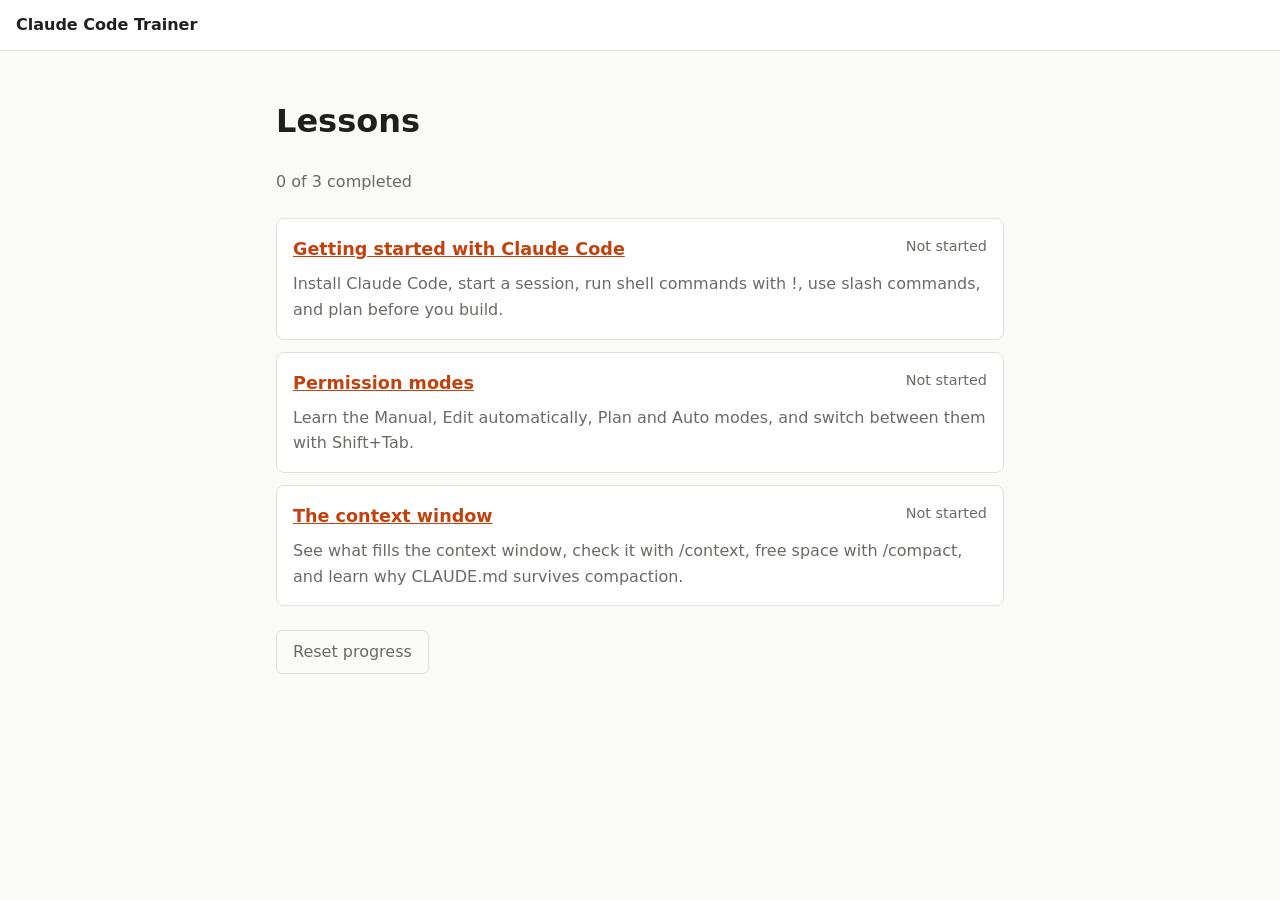
<file: index.html>
<!DOCTYPE html>
<html lang="en">
<head>
  <meta charset="utf-8">
  <meta name="viewport" content="width=device-width, initial-scale=1">
  <title>Claude Code Trainer</title>
  <link rel="stylesheet" href="css/styles.css">
</head>
<body>
  <header class="site-header">
    <a class="brand" href="index.html">Claude Code Trainer</a>
  </header>

  <main class="container">
    <h1>Lessons</h1>
    <p id="summary" class="muted">Loading…</p>
    <ol id="lesson-list" class="lesson-list"></ol>
    <p id="error" class="error" hidden></p>
    <button id="reset" type="button" class="button secondary">Reset progress</button>
  </main>

  <script src="js/progress.js"></script>
  <script src="js/home.js"></script>
</body>
</html>
</file>
<file: css/styles.css>
:root {
  --bg: #fafaf8;
  --surface: #ffffff;
  --text: #1f1f1d;
  --muted: #6b6a66;
  --border: #e3e1dc;
  --accent: #c2410c;
  --accent-text: #ffffff;
  --code-bg: #f1efea;
  --right: #15803d;
  --right-bg: #ecfdf3;
  --wrong: #b91c1c;
  --wrong-bg: #fef2f2;
}

@media (prefers-color-scheme: dark) {
  :root {
    --bg: #1a1a18;
    --surface: #242422;
    --text: #ecebe7;
    --muted: #a3a29d;
    --border: #3a3936;
    --accent: #fb923c;
    --accent-text: #1a1a18;
    --code-bg: #2e2d2a;
    --right: #4ade80;
    --right-bg: #14291c;
    --wrong: #f87171;
    --wrong-bg: #2f1717;
  }
}

* { box-sizing: border-box; }

body {
  margin: 0;
  background: var(--bg);
  color: var(--text);
  font: 16px/1.6 system-ui, -apple-system, "Segoe UI", sans-serif;
}

a { color: var(--accent); }

.site-header {
  border-bottom: 1px solid var(--border);
  background: var(--surface);
  padding: 12px 16px;
}
.brand { font-weight: 600; text-decoration: none; color: var(--text); }

.container {
  max-width: 760px;
  margin: 0 auto;
  padding: 24px 16px 64px;
}

.muted { color: var(--muted); }
.error {
  padding: 12px 16px;
  border: 1px solid var(--wrong);
  background: var(--wrong-bg);
  color: var(--wrong);
  border-radius: 8px;
}

/* Home */
.lesson-list { list-style: none; padding: 0; margin: 24px 0; }
.lesson-item {
  background: var(--surface);
  border: 1px solid var(--border);
  border-radius: 8px;
  padding: 16px;
  margin-bottom: 12px;
}
.lesson-item a { font-weight: 600; font-size: 1.1rem; }
.lesson-item .status { float: right; font-size: 0.9rem; color: var(--muted); }
.lesson-item.complete .status { color: var(--right); font-weight: 600; }
.lesson-item p { margin: 8px 0 0; }

/* Buttons */
.button {
  font: inherit;
  padding: 8px 16px;
  border-radius: 6px;
  border: 1px solid var(--accent);
  background: var(--accent);
  color: var(--accent-text);
  cursor: pointer;
}
.button.secondary { background: transparent; color: var(--muted); border-color: var(--border); }

/* Lesson content */
.lesson pre, .lesson code {
  font-family: ui-monospace, Consolas, monospace;
  background: var(--code-bg);
  border-radius: 4px;
}
.lesson code { padding: 1px 4px; font-size: 0.92em; }
.lesson pre { padding: 12px 16px; overflow-x: auto; }
.lesson pre code { padding: 0; }
.lesson table { border-collapse: collapse; width: 100%; display: block; overflow-x: auto; }
.lesson th, .lesson td { border: 1px solid var(--border); padding: 6px 10px; text-align: left; }

/* Quiz */
#quiz-section { border-top: 1px solid var(--border); margin-top: 32px; padding-top: 8px; }
.question {
  border: 1px solid var(--border);
  border-radius: 8px;
  background: var(--surface);
  margin: 0 0 16px;
  padding: 12px 16px;
}
.question legend { font-weight: 600; padding: 0 4px; }
.question label { display: block; padding: 4px 0; cursor: pointer; }
.question.right { border-color: var(--right); }
.question.wrong { border-color: var(--wrong); }
.question.right .feedback { color: var(--right); }
.question.wrong .feedback { color: var(--wrong); }
.feedback { margin: 8px 0 0; }

.result { font-weight: 600; padding: 12px 16px; border-radius: 8px; }
.result.pass { background: var(--right-bg); color: var(--right); }
.result.fail { background: var(--wrong-bg); color: var(--wrong); }

.pager { display: flex; justify-content: space-between; margin-top: 32px; }
.pager .next { margin-left: auto; }
</file>
